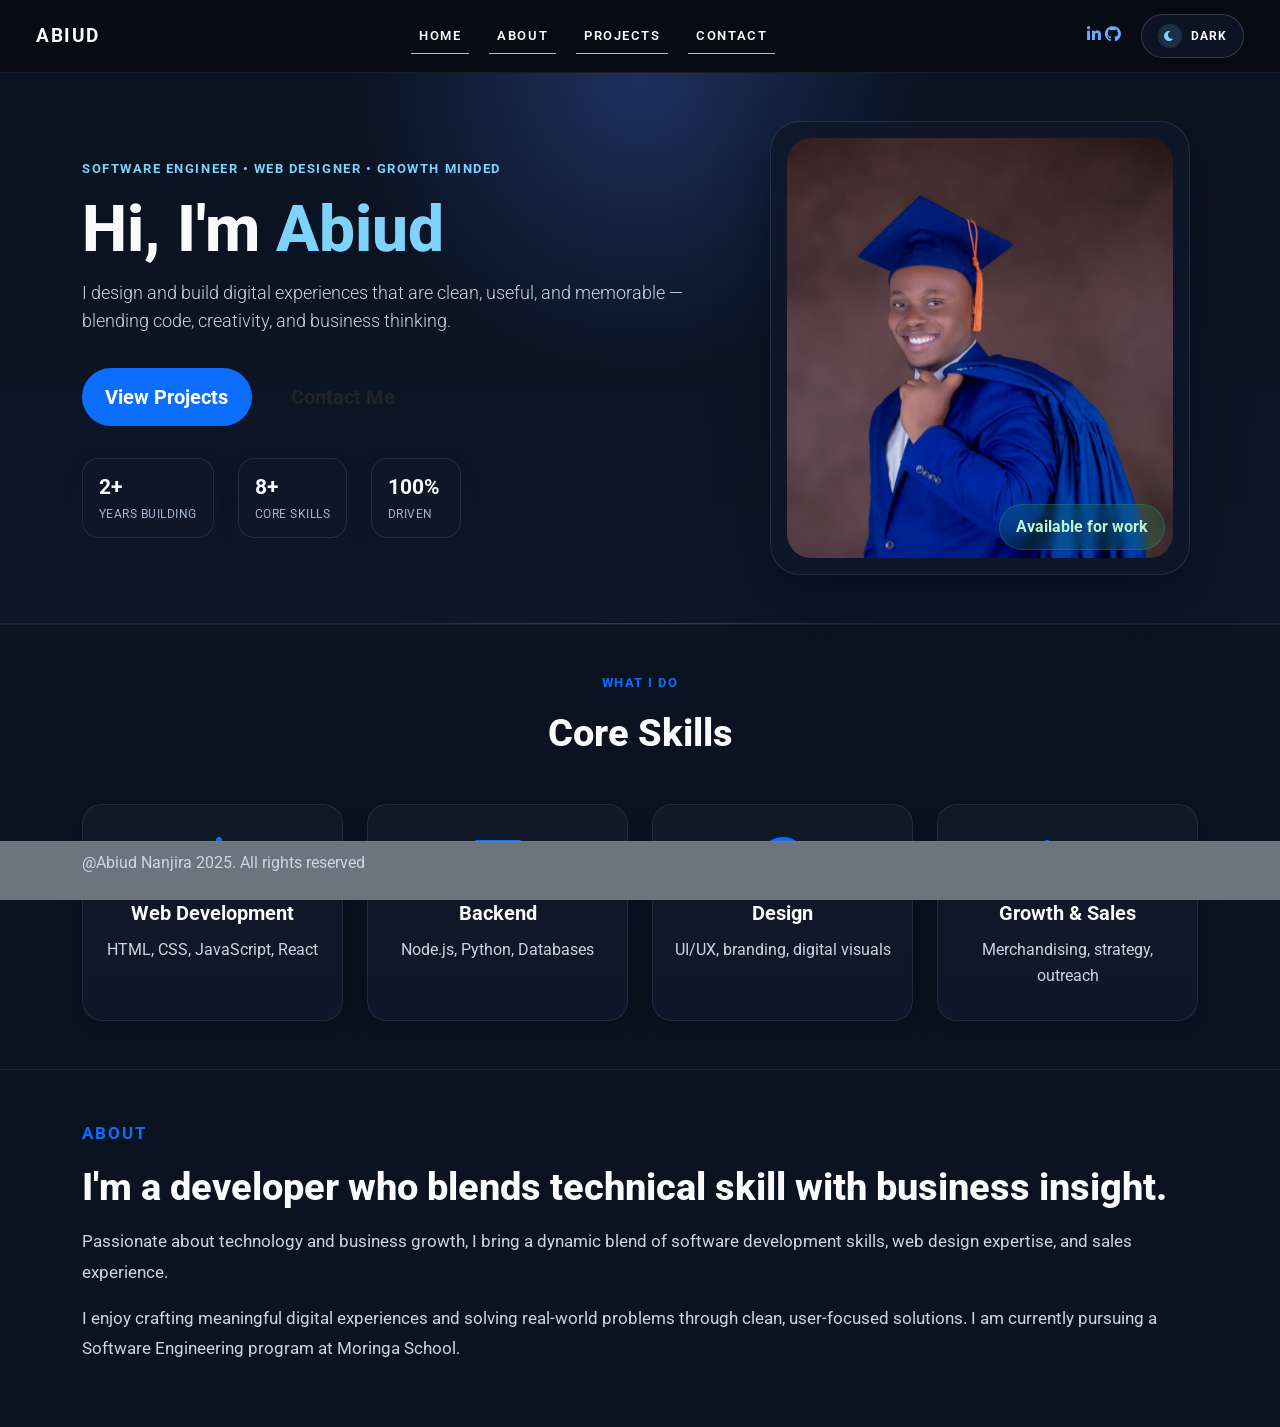
<file: index.html>
<!DOCTYPE html>
<html lang="en">
<head>
    <meta charset="UTF-8">
    <meta name="viewport" content="width=device-width, initial-scale=1.0">
    <link rel="stylesheet" href="css/bootstrap.min.css">
    <link rel="stylesheet" href="css/style.css">
    <link rel="stylesheet" href="https://cdnjs.cloudflare.com/ajax/libs/font-awesome/6.0.0/css/all.min.css">
    <title>Abiud Nanjira Portfolio</title>
</head>
<body>
    <header>
        <nav id="navbar" class="navbar navbar-expand-lg bg-dark sticky-top" data-bs-theme="dark">
            <div class="container-fluid custom-navbar">
                <a href="index.html" class="navbar-brand">Abiud</a>
                <button class="navbar-toggler" type="button" data-bs-toggle="collapse" data-bs-target="#mainNav" aria-controls="mainNav" aria-expanded="false" aria-label="Toggle navigation">
                    <span class="navbar-toggler-icon"></span>
                </button>
                <div class="collapse navbar-collapse justify-content-center" id="mainNav">
                    <ul class="navbar-nav custom-nav">
                        <li class="nav-item">
                            <a class="nav-link active" href="index.html">Home</a>
                        </li>
                        <li class="nav-item">
                            <a class="nav-link" href="#about">About</a>
                        </li>
                        <li class="nav-item">
                            <a class="nav-link" href="projects.html">Projects</a>
                        </li>
                        <li class="nav-item">
                            <a class="nav-link" href="contact.html">Contact</a>
                        </li>
                    </ul>
                </div>
                <div class="nav-actions">
                    <a href="https://www.linkedin.com" target="_blank" rel="noopener noreferrer" class="social-btn" aria-label="LinkedIn">
                        <i class="fa-brands fa-linkedin-in"></i>
                    </a>
                    <a href="https://github.com" target="_blank" rel="noopener noreferrer" class="social-btn" aria-label="GitHub">
                        <i class="fa-brands fa-github"></i>
                    </a>
                    <button id="themeToggle" class="theme-toggle" type="button" aria-label="Toggle dark mode">
                        <span class="theme-toggle-icon"><i class="fa-solid fa-moon"></i></span>
                        <span class="theme-toggle-text">Dark</span>
                    </button>
                </div>
            </div>
        </nav>
    </header>

    <main class="portfolio-home">
        <section class="portfolio-intro py-5">
            <div class="container">
                <div class="row align-items-center g-5">
                    <div class="col-lg-7">
                        <p class="eyebrow">Software Engineer • Web Designer • Growth Minded</p>
                        <h1>Hi, I'm <span>Abiud</span></h1>
                        <p class="lead">I design and build digital experiences that are clean, useful, and memorable — blending code, creativity, and business thinking.</p>
                        <div class="portfolio-actions d-flex flex-wrap gap-3">
                            <a href="projects.html" class="btn btn-primary btn-lg">View Projects</a>
                            <a href="contact.html" class="btn btn-outline-dark btn-lg">Contact Me</a>
                        </div>
                        <ul class="quick-stats">
                            <li><strong>2+</strong><span>Years building</span></li>
                            <li><strong>8+</strong><span>Core skills</span></li>
                            <li><strong>100%</strong><span>Driven</span></li>
                        </ul>
                    </div>
                    <div class="col-lg-5">
                        <div class="profile-card">
                            <img src="images/Graduation photo.png" alt="Abiud Nanjira" class="img-fluid">
                            <div class="profile-badge">Available for work</div>
                        </div>
                    </div>
                </div>
            </div>
        </section>

        <section class="skills py-5 bg-light">
            <div class="container">
                <div class="section-heading text-center mb-5">
                    <p class="eyebrow text-primary">What I do</p>
                    <h2>Core Skills</h2>
                </div>
                <div class="row g-4">
                    <div class="col-md-6 col-lg-3">
                        <div class="skill-card text-center">
                            <i class="fas fa-code fa-3x text-primary mb-3"></i>
                            <h5>Web Development</h5>
                            <p>HTML, CSS, JavaScript, React</p>
                        </div>
                    </div>
                    <div class="col-md-6 col-lg-3">
                        <div class="skill-card text-center">
                            <i class="fas fa-server fa-3x text-primary mb-3"></i>
                            <h5>Backend</h5>
                            <p>Node.js, Python, Databases</p>
                        </div>
                    </div>
                    <div class="col-md-6 col-lg-3">
                        <div class="skill-card text-center">
                            <i class="fas fa-palette fa-3x text-primary mb-3"></i>
                            <h5>Design</h5>
                            <p>UI/UX, branding, digital visuals</p>
                        </div>
                    </div>
                    <div class="col-md-6 col-lg-3">
                        <div class="skill-card text-center">
                            <i class="fas fa-chart-line fa-3x text-primary mb-3"></i>
                            <h5>Growth & Sales</h5>
                            <p>Merchandising, strategy, outreach</p>
                        </div>
                    </div>
                </div>
            </div>
        </section>

        <section id="about" class="about-home py-5">
            <div class="container">
                <div class="row align-items-center g-5">
                    <div class="col-lg-12">
                        <p class="eyebrow text-primary">About</p>
                        <h2>I'm a developer who blends technical skill with business insight.</h2>
                        <p>
                            Passionate about technology and business growth, I bring a dynamic blend of software development skills, web design expertise, and sales experience.
                        </p>
                        <p>
                            I enjoy crafting meaningful digital experiences and solving real-world problems through clean, user-focused solutions. I am currently pursuing a Software Engineering program at Moringa School.
                        </p>
                    </div>
                </div>
            </div>
        </section>
    </main>

    <footer class="navbar fixed-bottom bg-secondary align-center">
        <p class="container text-center">@Abiud Nanjira 2025. All rights reserved</p>
    </footer>
    <script src="https://cdn.jsdelivr.net/npm/bootstrap@5.3.3/dist/js/bootstrap.bundle.min.js"></script>
    <script src="js/main.js"></script>
</body>
</html>
</file>
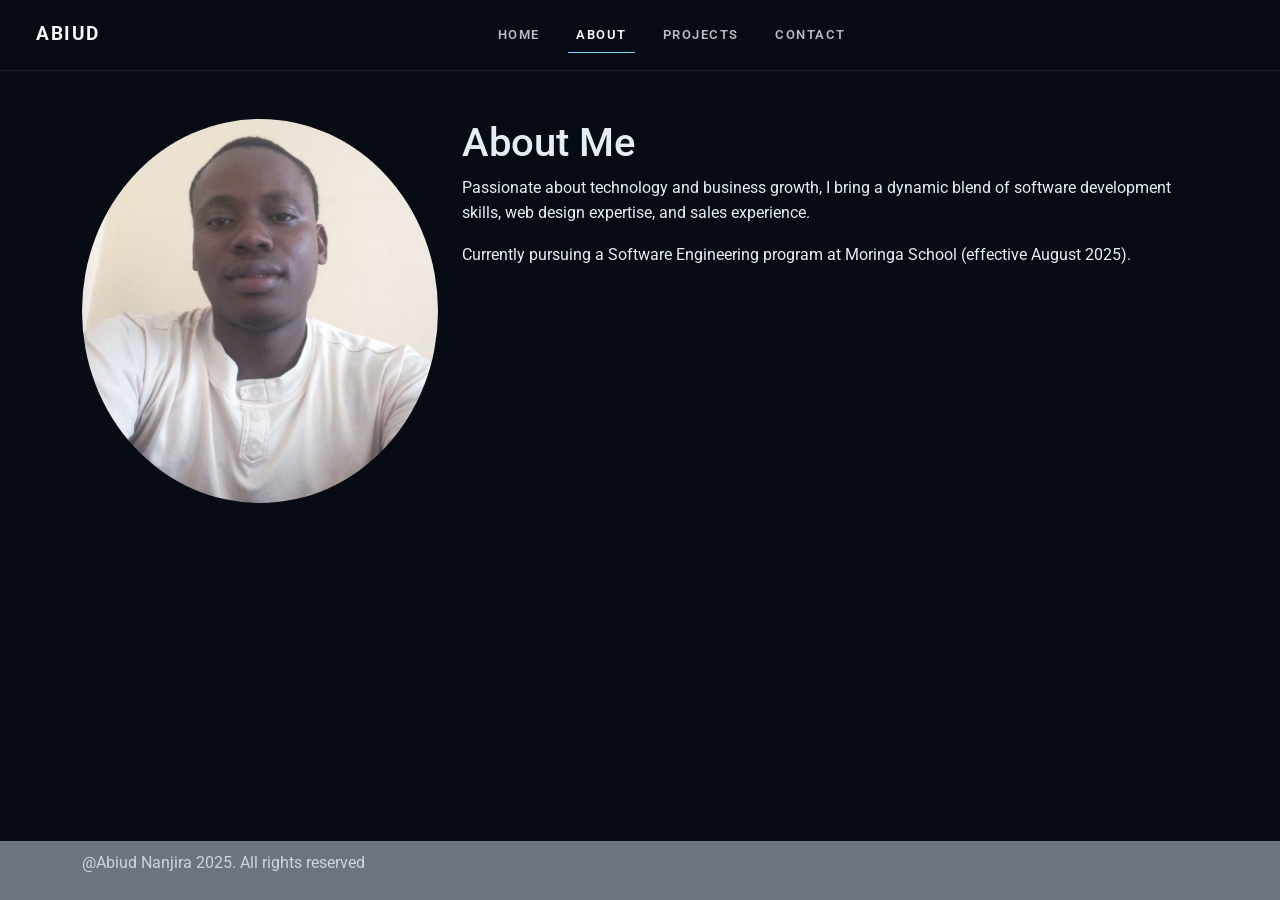
<file: about.html>
<!DOCTYPE html>
<html lang="en">
<head>
    <meta charset="UTF-8">
    <meta name="viewport" content="width=device-width, initial-scale=1.0">
    <link rel="stylesheet" href="css/bootstrap.min.css">
    <link rel="stylesheet" href="css/style.css">
    <title>About Me - Abiud Nanjira Portfolio</title>
</head>

<body>
    <header>
        <nav id="navbar" class="navbar navbar-expand-lg bg-dark sticky-top" data-bs-theme="dark">
            <div class="container-fluid custom-navbar">
                <a href="index.html" class="navbar-brand">Abiud</a>
                <button class="navbar-toggler" type="button" data-bs-toggle="collapse" data-bs-target="#mainNav" aria-controls="mainNav" aria-expanded="false" aria-label="Toggle navigation">
                    <span class="navbar-toggler-icon"></span>
                </button>
                <div class="collapse navbar-collapse justify-content-center" id="mainNav">
                    <ul class="navbar-nav custom-nav">
                        <li class="nav-item">
                            <a class="nav-link" href="index.html">Home</a>
                        </li>
                        <li class="nav-item">
                            <a class="nav-link active" href="about.html">About</a>
                        </li>
                        <li class="nav-item">
                            <a class="nav-link" href="projects.html">Projects</a>
                        </li>
                        <li class="nav-item">
                            <a class="nav-link" href="contact.html">Contact</a>
                        </li>
                    </ul>
                </div>
            </div>
        </nav>
    </header>

    <main class="container my-5">
        <div id="about-me" class="row">
            <div class="col-md-4">
                <img src="images/Baks photo.jpg" alt="Abiud Nanjira" class="img-fluid rounded-circle">
            </div>
            <div class="col-md-8">
                <h1>About Me</h1>
                <p>
                    Passionate about technology and business growth, I bring a dynamic blend of software development skills, web design expertise, and sales experience.
                </p>
                <p>
                    Currently pursuing a Software Engineering program at Moringa School (effective August 2025).
                </p>
            </div>
        </div>
    </main>

    <footer class="navbar fixed-bottom bg-secondary align-center">
        <p class="container text-center">@Abiud Nanjira 2025. All rights reserved</p>
    </footer>
    <script src="https://cdn.jsdelivr.net/npm/bootstrap@5.3.3/dist/js/bootstrap.bundle.min.js"></script>
    <script src="../js/main.js"></script>
</body>
</html>
</file>
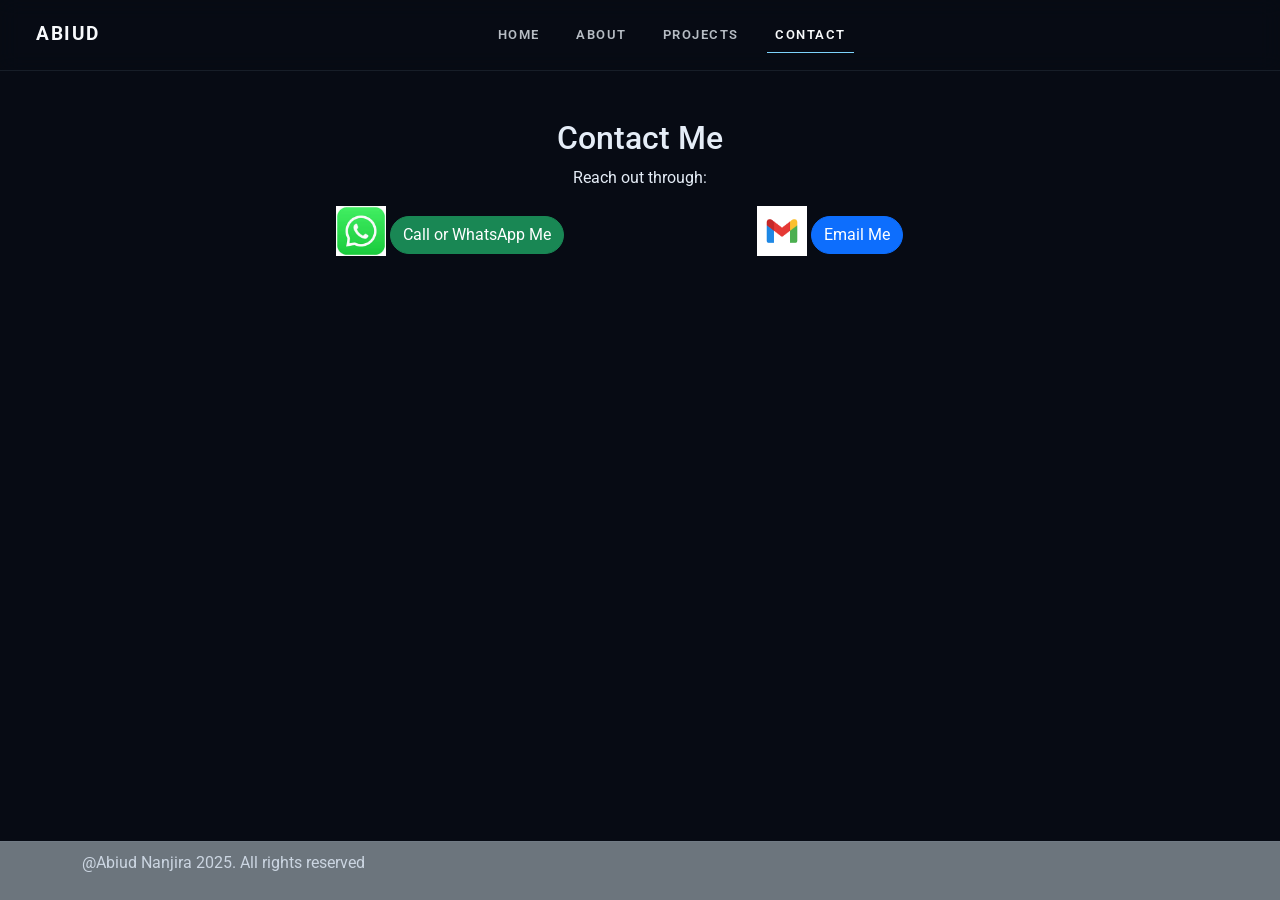
<file: contact.html>
<!DOCTYPE html>
<html lang="en">
<head>
    <meta charset="UTF-8">
    <meta name="viewport" content="width=device-width, initial-scale=1.0">
    <link rel="stylesheet" href="css/bootstrap.min.css">
    <link rel="stylesheet" href="css/style.css">
    <title>Contact Me - Abiud Nanjira Portfolio</title>
</head>
<body>
    <header>
        <nav id="navbar" class="navbar navbar-expand-lg bg-dark sticky-top" data-bs-theme="dark">
            <div class="container-fluid custom-navbar">
                <a href="index.html" class="navbar-brand">Abiud</a>
                <button class="navbar-toggler" type="button" data-bs-toggle="collapse" data-bs-target="#mainNav" aria-controls="mainNav" aria-expanded="false" aria-label="Toggle navigation">
                    <span class="navbar-toggler-icon"></span>
                </button>
                <div class="collapse navbar-collapse justify-content-center" id="mainNav">
                    <ul class="navbar-nav custom-nav">
                        <li class="nav-item">
                            <a class="nav-link" href="index.html">Home</a>
                        </li>
                        <li class="nav-item">
                            <a class="nav-link" href="about.html">About</a>
                        </li>
                        <li class="nav-item">
                            <a class="nav-link" href="projects.html">Projects</a>
                        </li>
                        <li class="nav-item">
                            <a class="nav-link active" href="contact.html">Contact</a>
                        </li>
                    </ul>
                </div>
            </div>
        </nav>
    </header>

    <main class="container my-5">
        <div id="contact" class="text-center">
            <h2>Contact Me</h2>
            <p>Reach out through:</p>
            <div class="row justify-content-center">
                <div class="col-md-4">
                    <img src="images/whatsap image.jpeg" alt="WhatsApp" class="img-fluid mb-2">
                    <a href="https://wa.me/+254790695052" class="btn btn-success">Call or WhatsApp Me</a>
                </div>
                <div class="col-md-4">
                    <img src="images/gmail photo.png" alt="Gmail" class="img-fluid mb-2">
                    <a href="mailto:your-email@example.com" class="btn btn-primary">Email Me</a>
                </div>
            </div>
        </div>
    </main>

    <footer class="navbar fixed-bottom bg-secondary align-center">
        <p class="container text-center">@Abiud Nanjira 2025. All rights reserved</p>
    </footer>
    <script src="https://cdn.jsdelivr.net/npm/bootstrap@5.3.3/dist/js/bootstrap.bundle.min.js"></script>
    <script src="js/main.js"></script>
</body>
</html>
</file>
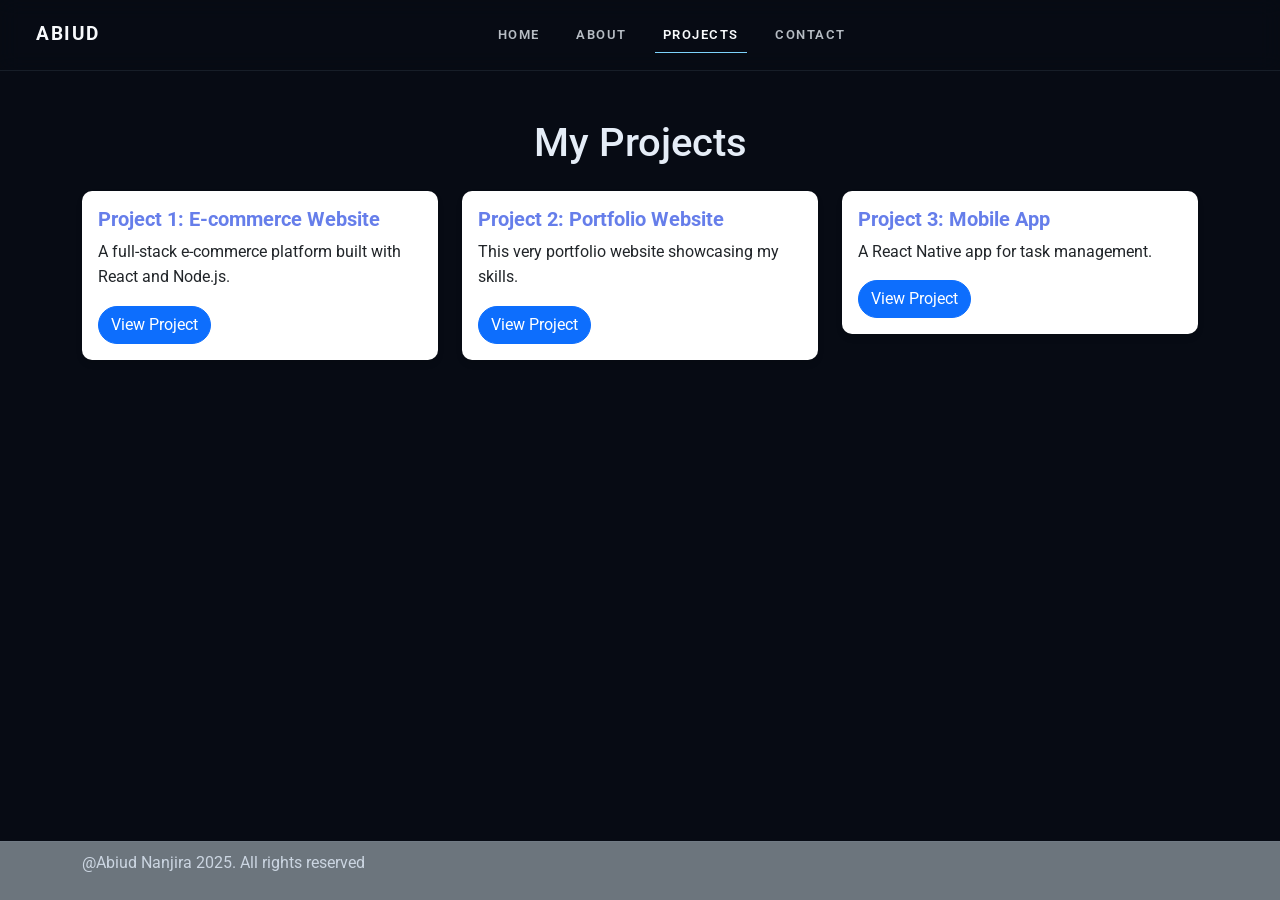
<file: projects.html>
<!DOCTYPE html>
<html lang="en">
<head>
    <meta charset="UTF-8">
    <meta name="viewport" content="width=device-width, initial-scale=1.0">
    <link rel="stylesheet" href="css/bootstrap.min.css">
    <link rel="stylesheet" href="css/style.css">
    <title>My Projects - Abiud Nanjira Portfolio</title>
</head>
<body>
    <header>
        <nav id="navbar" class="navbar navbar-expand-lg bg-dark sticky-top" data-bs-theme="dark">
            <div class="container-fluid custom-navbar">
                <a href="index.html" class="navbar-brand">Abiud</a>
                <button class="navbar-toggler" type="button" data-bs-toggle="collapse" data-bs-target="#mainNav" aria-controls="mainNav" aria-expanded="false" aria-label="Toggle navigation">
                    <span class="navbar-toggler-icon"></span>
                </button>
                <div class="collapse navbar-collapse justify-content-center" id="mainNav">
                    <ul class="navbar-nav custom-nav">
                        <li class="nav-item">
                            <a class="nav-link" href="index.html">Home</a>
                        </li>
                        <li class="nav-item">
                            <a class="nav-link" href="about.html">About</a>
                        </li>
                        <li class="nav-item">
                            <a class="nav-link active" href="projects.html">Projects</a>
                        </li>
                        <li class="nav-item">
                            <a class="nav-link" href="contact.html">Contact</a>
                        </li>
                    </ul>
                </div>
            </div>
        </nav>
    </header>

    <main class="container my-5">
        <h1 class="text-center mb-4">My Projects</h1>
        <div class="row">
            <div class="col-md-4 mb-4">
                <div class="card">
                    <div class="card-body">
                        <h5 class="card-title">Project 1: E-commerce Website</h5>
                        <p class="card-text">A full-stack e-commerce platform built with React and Node.js.</p>
                        <a href="#" class="btn btn-primary">View Project</a>
                    </div>
                </div>
            </div>
            <div class="col-md-4 mb-4">
                <div class="card">
                    <div class="card-body">
                        <h5 class="card-title">Project 2: Portfolio Website</h5>
                        <p class="card-text">This very portfolio website showcasing my skills.</p>
                        <a href="#" class="btn btn-primary">View Project</a>
                    </div>
                </div>
            </div>
            <div class="col-md-4 mb-4">
                <div class="card">
                    <div class="card-body">
                        <h5 class="card-title">Project 3: Mobile App</h5>
                        <p class="card-text">A React Native app for task management.</p>
                        <a href="#" class="btn btn-primary">View Project</a>
                    </div>
                </div>
            </div>
        </div>
    </main>

    <footer class="navbar fixed-bottom bg-secondary align-center">
        <p class="container text-center">@Abiud Nanjira 2025. All rights reserved</p>
    </footer>
    <script src="https://cdn.jsdelivr.net/npm/bootstrap@5.3.3/dist/js/bootstrap.bundle.min.js"></script>
    <script src="js/main.js"></script>
</body>
</html>
</file>
<file: css/style.css>
@import url('https://fonts.googleapis.com/css2?family=Roboto:wght@300;400;700&display=swap');

body {
    font-family: 'Roboto', sans-serif;
    line-height: 1.6;
    color: #e5edf7;
    background: #070b14;
    min-height: 100vh;
}

body a {
    text-decoration: none;
}

body.light-mode {
    background: #f4f7fb;
    color: #0f172a;
}

body.light-mode .portfolio-home,
body.light-mode .skills,
body.light-mode .about-home {
    background: #f4f7fb;
}

body.light-mode .portfolio-intro {
    background: radial-gradient(circle at top, rgba(125, 211, 252, 0.65), transparent 30%),
        linear-gradient(180deg, #eaf2ff 0%, #f8fbff 100%);
}

body.light-mode .portfolio-intro h1,
body.light-mode .portfolio-intro .lead,
body.light-mode .about-home h2,
body.light-mode .about-home p,
body.light-mode .section-heading h2,
body.light-mode .skill-card h5,
body.light-mode .skill-card p,
body.light-mode .quick-stats strong,
body.light-mode .quick-stats span {
    color: #0f172a;
}

body.light-mode .eyebrow,
body.light-mode .portfolio-intro h1 span {
    color: #2563eb;
}

body.light-mode .profile-card,
body.light-mode .skill-card {
    background: rgba(255, 255, 255, 0.9);
    border-color: rgba(148, 163, 184, 0.18);
    box-shadow: 0 12px 30px rgba(15, 23, 42, 0.08);
}

body.light-mode .theme-toggle {
    background: #e2e8f0;
    color: #0f172a;
    border-color: rgba(148, 163, 184, 0.35);
}

body.light-mode .theme-toggle-icon {
    background: rgba(37, 99, 235, 0.1);
    color: #2563eb;
}

body.light-mode .custom-nav .nav-link {
    color: rgba(15, 23, 42, 0.8);
}

body.light-mode .custom-nav .nav-link:hover,
body.light-mode .custom-nav .nav-link.active {
    color: #0f172a;
}

body.light-mode .custom-navbar .navbar-brand {
    color: #0f172a;
}

/* Hero Section */
.hero {
    background: linear-gradient(135deg, #667eea 0%, #764ba2 100%);
    min-height: 60vh;
    display: flex;
    align-items: center;
    justify-content: center;
}

.hero h1 {
    font-size: 3rem;
    font-weight: 700;
    margin-bottom: 1rem;
    animation: fadeInUp 1s ease-out;
}

.hero p {
    font-size: 1.25rem;
    margin-bottom: 2rem;
    animation: fadeInUp 1.2s ease-out;
}

.hero .btn {
    animation: fadeInUp 1.4s ease-out;
}

/* Animations */
@keyframes fadeInUp {
    from {
        opacity: 0;
        transform: translateY(30px);
    }
    to {
        opacity: 1;
        transform: translateY(0);
    }
}

/* Cards */
.card {
    border: none;
    border-radius: 10px;
    box-shadow: 0 4px 6px rgba(0, 0, 0, 0.1);
    transition: transform 0.3s ease, box-shadow 0.3s ease;
}

.card:hover {
    transform: translateY(-5px);
    box-shadow: 0 8px 15px rgba(0, 0, 0, 0.2);
}

.card-title {
    color: #667eea;
    font-weight: 700;
}

/* About Section */
#about-me img {
    max-width: 100%;
    height: auto;
}

/* Contact Section */
#contact img {
    width: 50px;
    height: 50px;
    margin-bottom: 1rem;
}

/* Navbar */
#navbar {
    padding: 0.9rem 1.5rem;
    box-shadow: none;
    position: sticky;
    top: 0;
    z-index: 1030;
    backdrop-filter: blur(10px);
    background-color: rgba(8, 12, 20, 0.85) !important;
    border-bottom: 1px solid rgba(148, 163, 184, 0.12);
}

.custom-navbar {
    display: flex;
    align-items: center;
    position: relative;
}

.custom-navbar .navbar-brand {
    color: #f8fafc;
    font-size: 1.2rem;
    font-weight: 700;
    letter-spacing: 0.08em;
    text-transform: uppercase;
    margin-right: 0;
    text-decoration: none;
    transition: color 0.25s ease;
}

.custom-navbar .navbar-brand:hover {
    color: #7dd3fc;
}

.custom-navbar .navbar-collapse {
    flex: 1;
    display: flex;
    justify-content: center;
}

.custom-nav {
    display: flex;
    align-items: center;
    gap: 1.25rem;
    margin: 0;
    padding: 0;
    list-style: none;
}

.custom-nav .nav-item {
    position: relative;
}

.custom-nav .nav-link {
    color: rgba(226, 232, 240, 0.8);
    font-size: 0.8rem;
    font-weight: 600;
    letter-spacing: 0.12em;
    text-transform: uppercase;
    padding: 0.5rem 0.15rem;
    transition: color 0.25s ease;
    position: relative;
    border-radius: 0;
    background: transparent;
}

.custom-nav .nav-link:hover,
.custom-nav .nav-link.active {
    color: #f8fafc;
    background: transparent;
    transform: none;
}

.custom-nav .nav-link::after {
    content: "";
    position: absolute;
    left: 0;
    right: 0;
    bottom: 0;
    height: 1px;
    background: #7dd3fc;
    transform: scaleX(0);
    transform-origin: center;
    transition: transform 0.25s ease;
}

.custom-nav .nav-link:hover::after,
.custom-nav .nav-link.active::after {
    transform: scaleX(1);
}

.theme-toggle {
    display: inline-flex;
    align-items: center;
    gap: 0.6rem;
    margin-left: 1rem;
    padding: 0.55rem 1rem;
    border: 1px solid rgba(148, 163, 184, 0.28);
    border-radius: 999px;
    background: rgba(15, 23, 42, 0.75);
    color: #f8fafc;
    font-size: 0.72rem;
    font-weight: 700;
    letter-spacing: 0.08em;
    text-transform: uppercase;
    transition: all 0.25s ease;
}

.theme-toggle:hover {
    background: rgba(30, 41, 59, 0.9);
    transform: translateY(-1px);
}

.theme-toggle-icon {
    display: inline-flex;
    align-items: center;
    justify-content: center;
    width: 1.5rem;
    height: 1.5rem;
    border-radius: 50%;
    background: rgba(125, 211, 252, 0.15);
    color: #7dd3fc;
}

.navbar-toggler {
    border: 1px solid rgba(255, 255, 255, 0.6);
    padding: 0.4rem 0.6rem;
    transition: border-color 0.25s ease, background-color 0.25s ease;
}

.navbar-toggler:hover {
    border-color: #fff;
    background: rgba(255, 255, 255, 0.05);
}

.navbar-toggler-icon {
    background-image: url("data:image/svg+xml,%3csvg xmlns='http://www.w3.org/2000/svg' viewBox='0 0 30 30'%3e%3cpath stroke='rgba(255,255,255,1)' stroke-linecap='round' stroke-width='2' d='M4 7h22M4 15h22M4 23h22'/%3e%3c/svg%3e");
}

/* Portfolio homepage */
.portfolio-home {
    background: #f5f7fb;
}

.portfolio-intro {
    background: radial-gradient(circle at top, rgba(77, 124, 255, 0.28), transparent 35%),
        linear-gradient(180deg, #0b1220 0%, #0d1728 100%);
    padding-top: 5rem;
    padding-bottom: 4rem;
    border-bottom: 1px solid rgba(148, 163, 184, 0.12);
}

.eyebrow {
    font-size: 0.8rem;
    font-weight: 700;
    letter-spacing: 0.12em;
    text-transform: uppercase;
    color: #7dd3fc;
    margin-bottom: 1rem;
}

.portfolio-intro h1 {
    font-size: clamp(2.5rem, 5vw, 4.5rem);
    font-weight: 800;
    line-height: 1.05;
    margin-bottom: 1rem;
    color: #f8fafc;
}

.portfolio-intro h1 span {
    color: #7dd3fc;
}

.portfolio-intro .lead {
    max-width: 620px;
    font-size: 1.12rem;
    color: #cbd5e1;
    margin-bottom: 2rem;
}

.portfolio-actions {
    margin-bottom: 2rem;
}

.portfolio-actions .btn {
    border-radius: 999px;
    padding: 0.8rem 1.4rem;
    font-weight: 700;
    transition: transform 0.25s ease, box-shadow 0.25s ease;
    border: 1px solid transparent;
}

.portfolio-actions .btn:hover {
    transform: translateY(-2px);
    box-shadow: 0 10px 20px rgba(75, 107, 251, 0.18);
}

.btn {
    border-radius: 999px !important;
}

.quick-stats {
    display: flex;
    flex-wrap: wrap;
    gap: 1.5rem;
    list-style: none;
    padding: 0;
    margin: 0;
}

.quick-stats li {
    display: flex;
    flex-direction: column;
    min-width: 90px;
    padding: 0.8rem 1rem;
    background: rgba(15, 23, 42, 0.75);
    border: 1px solid rgba(148, 163, 184, 0.16);
    border-radius: 16px;
    box-shadow: 0 8px 20px rgba(15, 23, 42, 0.18);
}

.quick-stats strong {
    font-size: 1.3rem;
    color: #f8fafc;
}

.quick-stats span {
    font-size: 0.75rem;
    color: #a5b4cf;
    letter-spacing: 0.04em;
    text-transform: uppercase;
}

.profile-card {
    position: relative;
    max-width: 420px;
    margin: 0 auto;
    padding: 1rem;
    background: linear-gradient(180deg, rgba(15, 23, 42, 0.9), rgba(15, 23, 42, 0.7));
    border: 1px solid rgba(148, 163, 184, 0.18);
    border-radius: 30px;
    box-shadow: 0 25px 50px rgba(2, 6, 23, 0.5);
}

.profile-card img {
    width: 100%;
    height: 420px;
    object-fit: cover;
    object-position: center top;
    border-radius: 24px;
    display: block;
    background: #0f172a;
}

.profile-badge {
    position: absolute;
    right: 1.5rem;
    bottom: 1.5rem;
    background: rgba(34, 197, 94, 0.16);
    color: #bbf7d0;
    font-weight: 700;
    border: 1px solid rgba(34, 197, 94, 0.25);
    padding: 0.6rem 1rem;
    border-radius: 999px;
    backdrop-filter: blur(5px);
}

.section-heading h2 {
    font-size: clamp(2rem, 3vw, 2.8rem);
    color: #f8fafc;
    font-weight: 800;
    margin-bottom: 0;
}

.skill-card {
    padding: 2rem 1.25rem;
    background: linear-gradient(180deg, #111827 0%, #0f172a 100%);
    border: 1px solid rgba(148, 163, 184, 0.14);
    border-radius: 20px;
    box-shadow: 0 10px 25px rgba(2, 6, 23, 0.26);
    height: 100%;
    transition: transform 0.25s ease, box-shadow 0.25s ease;
}

.skill-card:hover {
    transform: translateY(-6px);
    box-shadow: 0 16px 30px rgba(2, 6, 23, 0.35);
}

.skill-card h5 {
    font-weight: 700;
    margin-bottom: 0.75rem;
    color: #f8fafc;
}

.skill-card p {
    margin-bottom: 0;
    color: #cbd5e1;
}

.about-home {
    background: #0b1220;
    padding-top: 5rem;
    padding-bottom: 5rem;
}

.about-image-wrap {
    background: linear-gradient(135deg, rgba(14, 165, 233, 0.12), rgba(15, 23, 42, 0.9));
    border-radius: 28px;
    padding: 1rem;
    box-shadow: 0 20px 40px rgba(2, 6, 23, 0.35);
}

.about-image-wrap img {
    width: 100%;
    height: 420px;
    object-fit: cover;
    border-radius: 22px;
    display: block;
}

.about-home h2 {
    font-size: clamp(2rem, 3vw, 3rem);
    font-weight: 800;
    color: #f8fafc;
    margin-bottom: 1rem;
}

.about-home p {
    color: #cbd5e1;
    font-size: 1.05rem;
    line-height: 1.8;
}

.about-home .btn {
    border-radius: 999px;
    padding: 0.8rem 1.5rem;
    margin-top: 0.5rem;
}

/* Footer */
footer {
    margin-top: auto;
    background: #050b14 !important;
    color: #cbd5e1;
    border-top: 1px solid rgba(148, 163, 184, 0.12);
}

footer p {
    color: #cbd5e1;
}

.skills {
    background: #0b1220 !important;
    border-top: 1px solid rgba(148, 163, 184, 0.12);
    border-bottom: 1px solid rgba(148, 163, 184, 0.12);
}

/* Responsive Design */
@media (max-width: 991px) {
    .portfolio-intro {
        padding-top: 4rem;
    }

    .profile-card {
        max-width: 320px;
    }
}

@media (max-width: 768px) {
    .hero h1 {
        font-size: 2rem;
    }

    .hero p {
        font-size: 1rem;
    }

    .custom-navbar {
        flex-direction: column;
        align-items: flex-start;
    }

    .custom-navbar .navbar-collapse {
        width: 100%;
        justify-content: flex-start;
        margin-top: 0.75rem;
    }

    .custom-nav {
        flex-direction: column;
        align-items: flex-start;
        gap: 0.5rem;
    }

    .navbar-nav {
        text-align: center;
    }

    .portfolio-intro .lead {
        font-size: 1rem;
    }

    .quick-stats {
        gap: 0.75rem;
    }

    .quick-stats li {
        min-width: 80px;
    }
}
</file>
